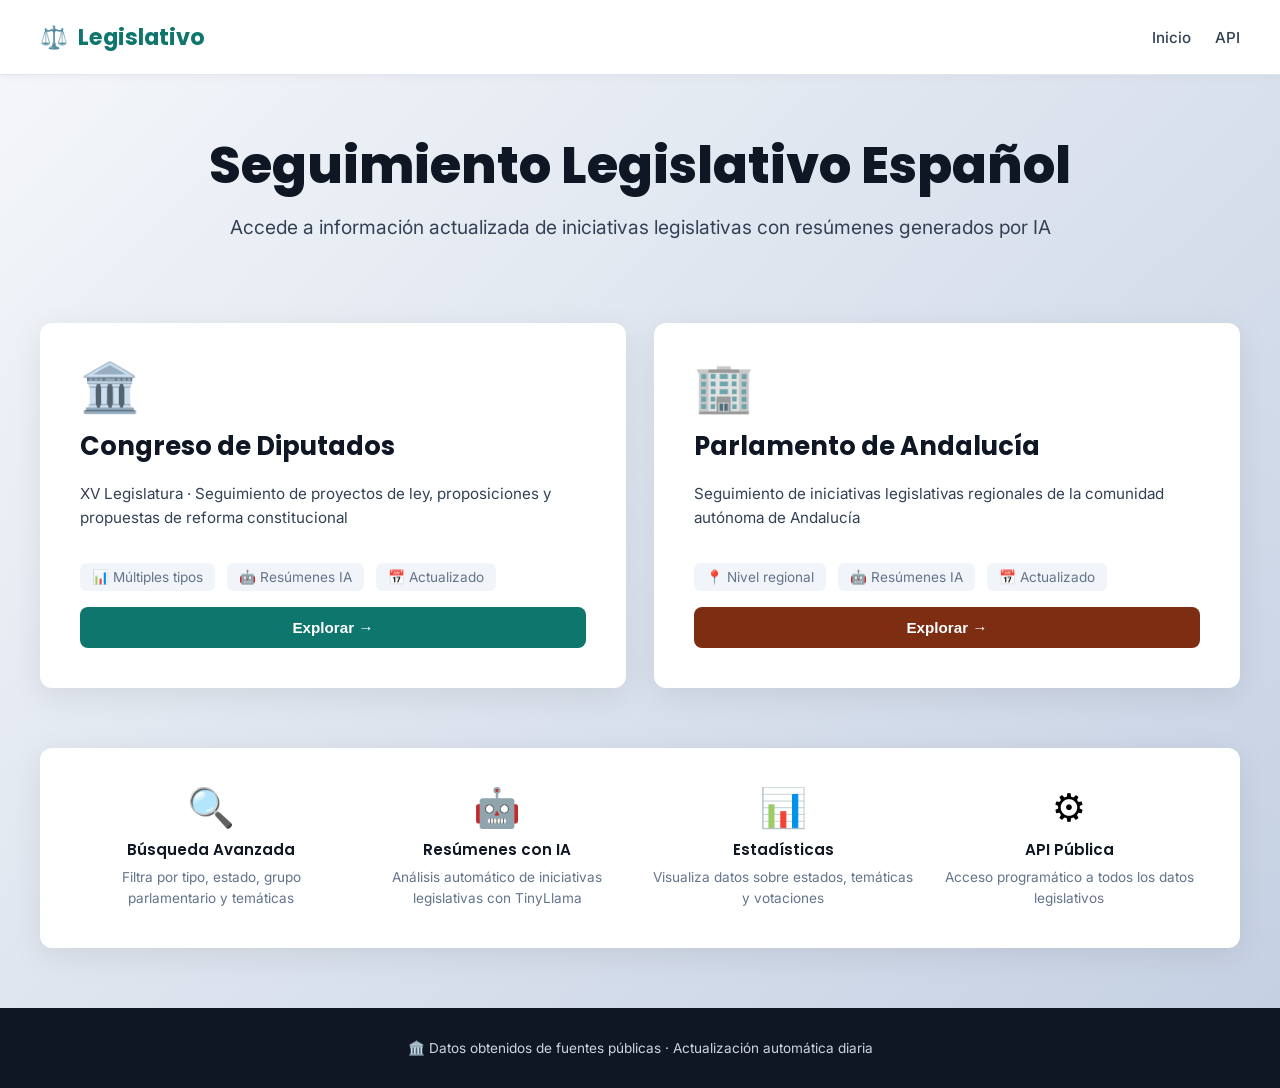
<file: templates/index.html>
<!DOCTYPE html>
<html lang="es">
<head>
    <meta charset="UTF-8">
    <meta name="viewport" content="width=device-width, initial-scale=1.0">
    <title>Seguimiento Legislativo — Congreso & Parlamento</title>
    <link rel="preconnect" href="https://fonts.googleapis.com">
    <link href="https://fonts.googleapis.com/css2?family=Inter:wght@300;400;500;600;700&family=Poppins:wght@600;700;800&display=swap" rel="stylesheet">
    <style>
        * {
            margin: 0;
            padding: 0;
            box-sizing: border-box;
        }
        
        body {
            font-family: 'Inter', system-ui, -apple-system, sans-serif;
            background: linear-gradient(135deg, #f5f7fa 0%, #c3cfe2 100%);
            min-height: 100vh;
            display: flex;
            flex-direction: column;
        }
        
        header {
            background: white;
            border-bottom: 1px solid #e0e6ed;
            padding: 20px 32px;
            box-shadow: 0 2px 8px rgba(0, 0, 0, 0.04);
        }
        
        .header-content {
            max-width: 1200px;
            margin: 0 auto;
            display: flex;
            align-items: center;
            justify-content: space-between;
        }
        
        .logo {
            font-family: 'Poppins', sans-serif;
            font-size: 1.4rem;
            font-weight: 700;
            color: #0f766e;
            display: flex;
            align-items: center;
            gap: 10px;
        }
        
        .logo::before {
            content: '⚖️';
        }
        
        .header-links {
            display: flex;
            gap: 24px;
            list-style: none;
        }
        
        .header-links a {
            color: #334155;
            text-decoration: none;
            font-size: 0.95rem;
            font-weight: 500;
            transition: color 0.2s;
        }
        
        .header-links a:hover {
            color: #0f766e;
        }
        
        main {
            flex: 1;
            display: flex;
            align-items: center;
            justify-content: center;
            padding: 60px 32px;
        }
        
        .container {
            max-width: 1200px;
            width: 100%;
        }
        
        .hero {
            text-align: center;
            margin-bottom: 80px;
        }
        
        .hero h1 {
            font-family: 'Poppins', sans-serif;
            font-size: 3.2rem;
            font-weight: 800;
            color: #0f1724;
            line-height: 1.2;
            margin-bottom: 16px;
        }
        
        .hero p {
            font-size: 1.2rem;
            color: #334155;
            margin-bottom: 32px;
            line-height: 1.6;
        }
        
        .cards-grid {
            display: grid;
            grid-template-columns: repeat(auto-fit, minmax(350px, 1fr));
            gap: 28px;
            margin-bottom: 60px;
        }
        
        .card {
            background: white;
            border-radius: 12px;
            padding: 40px;
            box-shadow: 0 8px 32px rgba(0, 0, 0, 0.08);
            transition: transform 0.3s, box-shadow 0.3s;
            text-decoration: none;
            color: inherit;
            display: flex;
            flex-direction: column;
            gap: 16px;
        }
        
        .card:hover {
            transform: translateY(-4px);
            box-shadow: 0 16px 48px rgba(0, 0, 0, 0.12);
        }
        
        .card-icon {
            font-size: 3rem;
            line-height: 1;
        }
        
        .card.congreso .card-icon {
            color: #0f766e;
        }
        
        .card.parlamento .card-icon {
            color: #7c2d12;
        }
        
        .card h2 {
            font-family: 'Poppins', sans-serif;
            font-size: 1.6rem;
            font-weight: 700;
            color: #0f1724;
        }
        
        .card p {
            color: #334155;
            font-size: 0.95rem;
            line-height: 1.6;
            margin-bottom: 16px;
            flex: 1;
        }
        
        .card-meta {
            display: flex;
            gap: 12px;
            flex-wrap: wrap;
        }
        
        .meta-item {
            font-size: 0.85rem;
            color: #64748b;
            display: flex;
            align-items: center;
            gap: 6px;
            padding: 6px 12px;
            background: #f1f5f9;
            border-radius: 6px;
        }
        
        .cta-button {
            display: inline-flex;
            align-items: center;
            justify-content: center;
            gap: 8px;
            padding: 12px 24px;
            border-radius: 8px;
            font-weight: 600;
            font-size: 0.95rem;
            text-decoration: none;
            transition: all 0.2s;
            border: none;
            cursor: pointer;
        }
        
        .card.congreso .cta-button {
            background: #0f766e;
            color: white;
        }
        
        .card.congreso .cta-button:hover {
            background: #0d6157;
            transform: translateX(2px);
        }
        
        .card.parlamento .cta-button {
            background: #7c2d12;
            color: white;
        }
        
        .card.parlamento .cta-button:hover {
            background: #6b2410;
            transform: translateX(2px);
        }
        
        .features {
            display: grid;
            grid-template-columns: repeat(auto-fit, minmax(200px, 1fr));
            gap: 24px;
            margin-top: 60px;
            padding: 40px;
            background: white;
            border-radius: 12px;
            box-shadow: 0 8px 32px rgba(0, 0, 0, 0.08);
        }
        
        .feature {
            text-align: center;
        }
        
        .feature-icon {
            font-size: 2.4rem;
            margin-bottom: 12px;
            line-height: 1;
        }
        
        .feature h3 {
            font-family: 'Poppins', sans-serif;
            font-size: 0.95rem;
            font-weight: 600;
            color: #0f1724;
            margin-bottom: 6px;
        }
        
        .feature p {
            font-size: 0.85rem;
            color: #64748b;
            line-height: 1.5;
        }
        
        footer {
            background: #0f1724;
            color: #cbd5e1;
            text-align: center;
            padding: 32px;
            margin-top: auto;
        }
        
        footer p {
            font-size: 0.85rem;
        }
        
        @media (max-width: 768px) {
            .hero h1 {
                font-size: 2.2rem;
            }
            
            .hero p {
                font-size: 1rem;
            }
            
            .cards-grid {
                grid-template-columns: 1fr;
            }
            
            .header-links {
                gap: 16px;
            }
        }
    </style>
</head>
<body>
    <header>
        <div class="header-content">
            <div class="logo">Legislativo</div>
            <nav class="header-links">
                <a href="#inicio">Inicio</a>
                <a href="/api">API</a>
            </nav>
        </div>
    </header>

    <main>
        <div class="container">
            <section class="hero">
                <h1>Seguimiento Legislativo Español</h1>
                <p>Accede a información actualizada de iniciativas legislativas con resúmenes generados por IA</p>
            </section>

            <div class="cards-grid">
                <a href="/congreso" class="card congreso">
                    <div class="card-icon">🏛️</div>
                    <h2>Congreso de Diputados</h2>
                    <p>XV Legislatura · Seguimiento de proyectos de ley, proposiciones y propuestas de reforma constitucional</p>
                    <div class="card-meta">
                        <span class="meta-item">📊 Múltiples tipos</span>
                        <span class="meta-item">🤖 Resúmenes IA</span>
                        <span class="meta-item">📅 Actualizado</span>
                    </div>
                    <button class="cta-button">Explorar → </button>
                </a>

                <a href="/parlamento" class="card parlamento">
                    <div class="card-icon">🏢</div>
                    <h2>Parlamento de Andalucía</h2>
                    <p>Seguimiento de iniciativas legislativas regionales de la comunidad autónoma de Andalucía</p>
                    <div class="card-meta">
                        <span class="meta-item">📍 Nivel regional</span>
                        <span class="meta-item">🤖 Resúmenes IA</span>
                        <span class="meta-item">📅 Actualizado</span>
                    </div>
                    <button class="cta-button">Explorar → </button>
                </a>
            </div>

            <section class="features">
                <div class="feature">
                    <div class="feature-icon">🔍</div>
                    <h3>Búsqueda Avanzada</h3>
                    <p>Filtra por tipo, estado, grupo parlamentario y temáticas</p>
                </div>
                <div class="feature">
                    <div class="feature-icon">🤖</div>
                    <h3>Resúmenes con IA</h3>
                    <p>Análisis automático de iniciativas legislativas con TinyLlama</p>
                </div>
                <div class="feature">
                    <div class="feature-icon">📊</div>
                    <h3>Estadísticas</h3>
                    <p>Visualiza datos sobre estados, temáticas y votaciones</p>
                </div>
                <div class="feature">
                    <div class="feature-icon">⚙️</div>
                    <h3>API Pública</h3>
                    <p>Acceso programático a todos los datos legislativos</p>
                </div>
            </section>
        </div>
    </main>

    <footer>
        <p>🏛️ Datos obtenidos de fuentes públicas · Actualización automática diaria</p>
    </footer>
</body>
</html>
</file>
